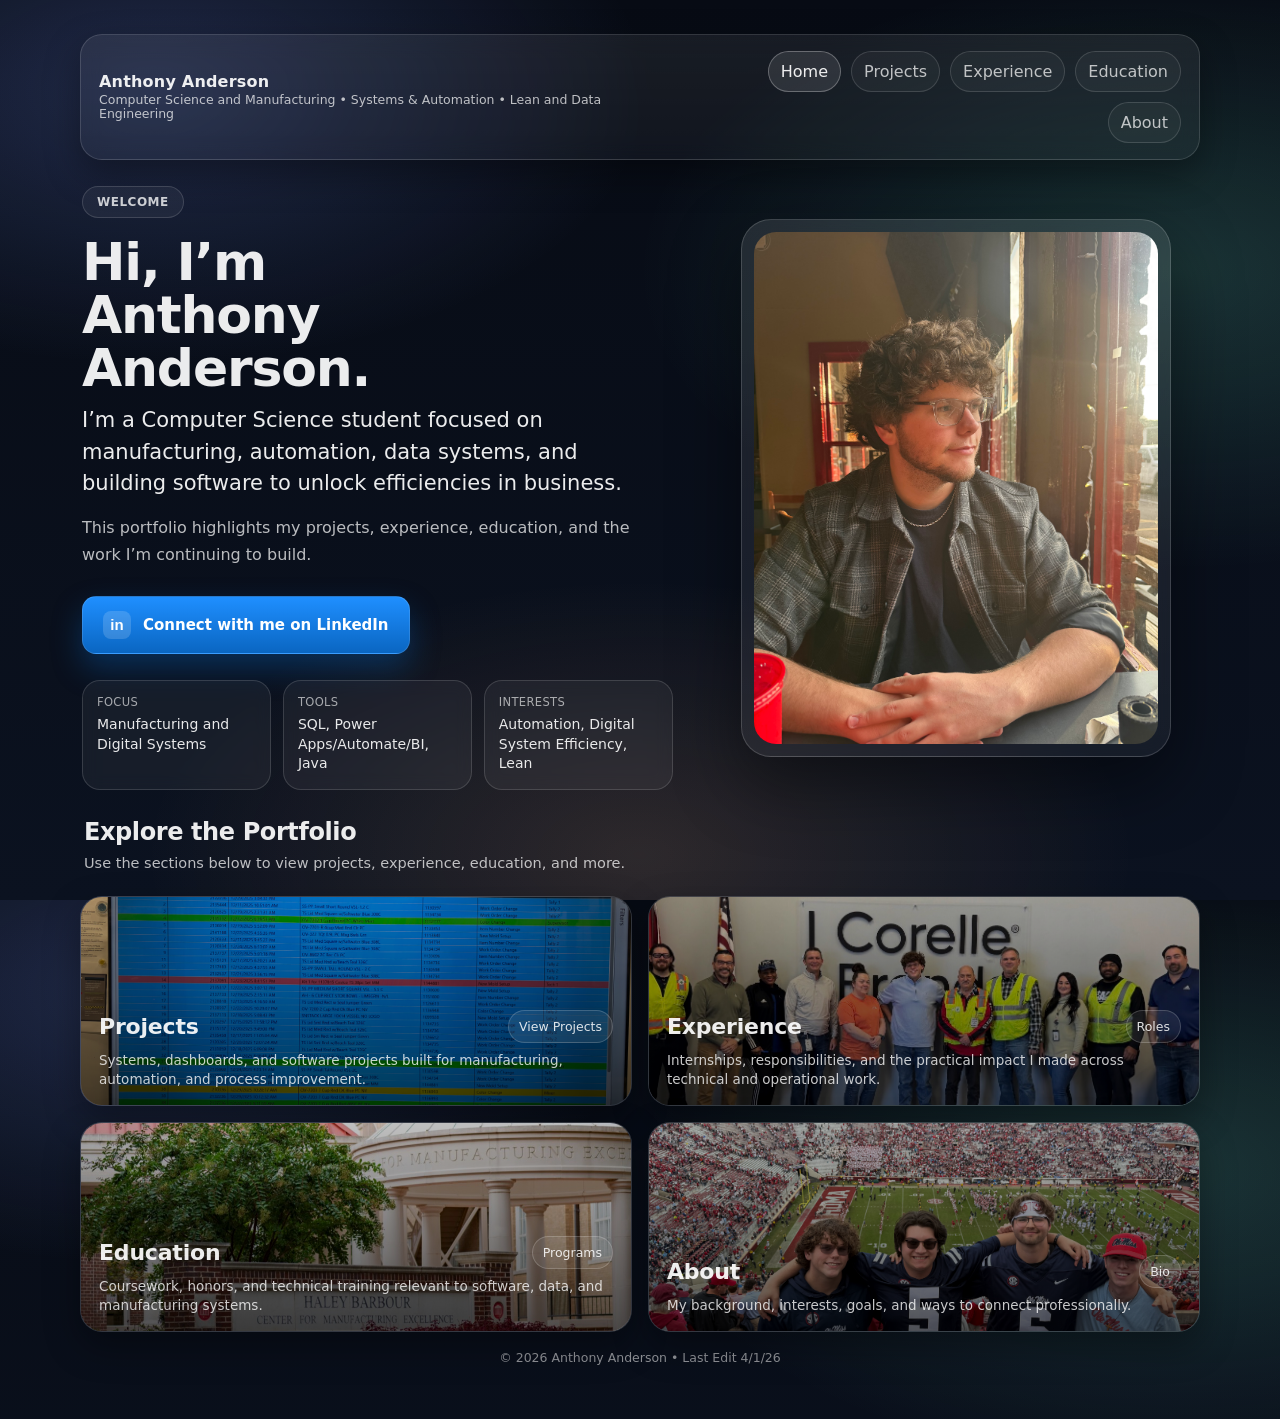
<file: index.html>
<!DOCTYPE html>
<html lang="en">
<head>
  <meta charset="UTF-8" />
  <meta name="viewport" content="width=device-width, initial-scale=1.0"/>
  <title>Anthony Anderson | Portfolio</title>
  <link rel="stylesheet" href="styles.css"/>
</head>
<body>
  <div class="container">
    <div class="topbar">
      <div class="brand">
        <div class="name">Anthony Anderson</div>
        <div class="tag">Computer Science and Manufacturing • Systems & Automation • Lean and Data Engineering</div>
      </div>
      <div class="nav">
        <a class="chip active" href="index.html">Home</a>
        <a class="chip" href="projects.html">Projects</a>
        <a class="chip" href="experience.html">Experience</a>
        <a class="chip" href="education.html">Education</a>
        <a class="chip" href="about.html">About</a>
      </div>
    </div>

    <section class="hero heroIntro">
  <div class="heroCopy">
    <div class="eyebrow">Welcome</div>

    <h1>Hi, I’m Anthony Anderson.</h1>

    <p class="lead">
      I’m a Computer Science student focused on manufacturing, automation,
      data systems, and building software to unlock efficiencies in business.
    </p>

    <p class="sublead">
      This portfolio highlights my projects, experience, education, and the work I’m continuing to build.
    </p>

    <div class="heroCTA">
      <a
        class="linkedinBtn"
        href="https://www.linkedin.com/in/anthony-anderson-oxford/"
        target="_blank"
        rel="noopener noreferrer"
        aria-label="Connect with Anthony Anderson on LinkedIn"
      >
        <span class="linkedinIcon">in</span>
        <span>Connect with me on LinkedIn</span>
      </a>
    </div>

    <div class="quickPoints">
      <div class="quickCard">
        <span class="quickLabel">Focus</span>
        <span class="quickValue">Manufacturing and Digital Systems</span>
      </div>
      <div class="quickCard">
        <span class="quickLabel">Tools</span>
        <span class="quickValue">SQL, Power Apps/Automate/BI, Java</span>
      </div>
      <div class="quickCard">
        <span class="quickLabel">Interests</span>
        <span class="quickValue">Automation, Digital System Efficiency, Lean</span>
      </div>
    </div>
  </div>

  <div class="heroPhotoWrap">
    <div class="heroPhotoFrame">
      <img
        src="assets/imgHeadshotPlaceholder.jpg"
        alt="Portrait of Anthony Anderson"
        class="heroPhoto"
      >
    </div>
  </div>
</section>

    <div class="homeSectionLabel">
      <h2>Explore the Portfolio</h2>
      <p>Use the sections below to view projects, experience, education, and more.</p>
    </div>

    <div class="grid4">
      <a class="cardLink" href="projects.html" aria-label="Projects">
        <div class="img" style="background-image:url('assets/imgLineClearance.jpeg');"></div>
        <div class="overlay"></div>
        <div class="content">
          <div class="title">
            <h2>Projects</h2>
            <div class="pill">View Projects</div>
          </div>
          <p>Systems, dashboards, and software projects built for manufacturing, automation, and process improvement.</p>
        </div>
      </a>

      <a class="cardLink" href="experience.html" aria-label="Experience">
        <div class="img" style="background-image:url('assets/imgCorelle.jpeg');"></div>
        <div class="overlay"></div>
        <div class="content">
          <div class="title">
            <h2>Experience</h2>
            <div class="pill">Roles</div>
          </div>
          <p>Internships, responsibilities, and the practical impact I made across technical and operational work.</p>
        </div>
      </a>

      <a class="cardLink" href="education.html" aria-label="Education">
        <div class="img" style="background-image:url('assets/imgCME.jpeg');"></div>
        <div class="overlay"></div>
        <div class="content">
          <div class="title">
            <h2>Education</h2>
            <div class="pill">Programs</div>
          </div>
          <p>Coursework, honors, and technical training relevant to software, data, and manufacturing systems.</p>
        </div>
      </a>

      <a class="cardLink" href="about.html" aria-label="About">
        <div class="img" style="background-image:url('assets/imgAbout.jpeg');"></div>
        <div class="overlay"></div>
        <div class="content">
          <div class="title">
            <h2>About</h2>
            <div class="pill">Bio</div>
          </div>
          <p>My background, interests, goals, and ways to connect professionally.</p>
        </div>
      </a>
    </div>

    <div class="footer">© <span id="y"></span> Anthony Anderson • Last Edit 4/1/26</div>
  </div>

  <script>
    document.getElementById("y").textContent = new Date().getFullYear();
  </script>
</body>
</html>
</file>
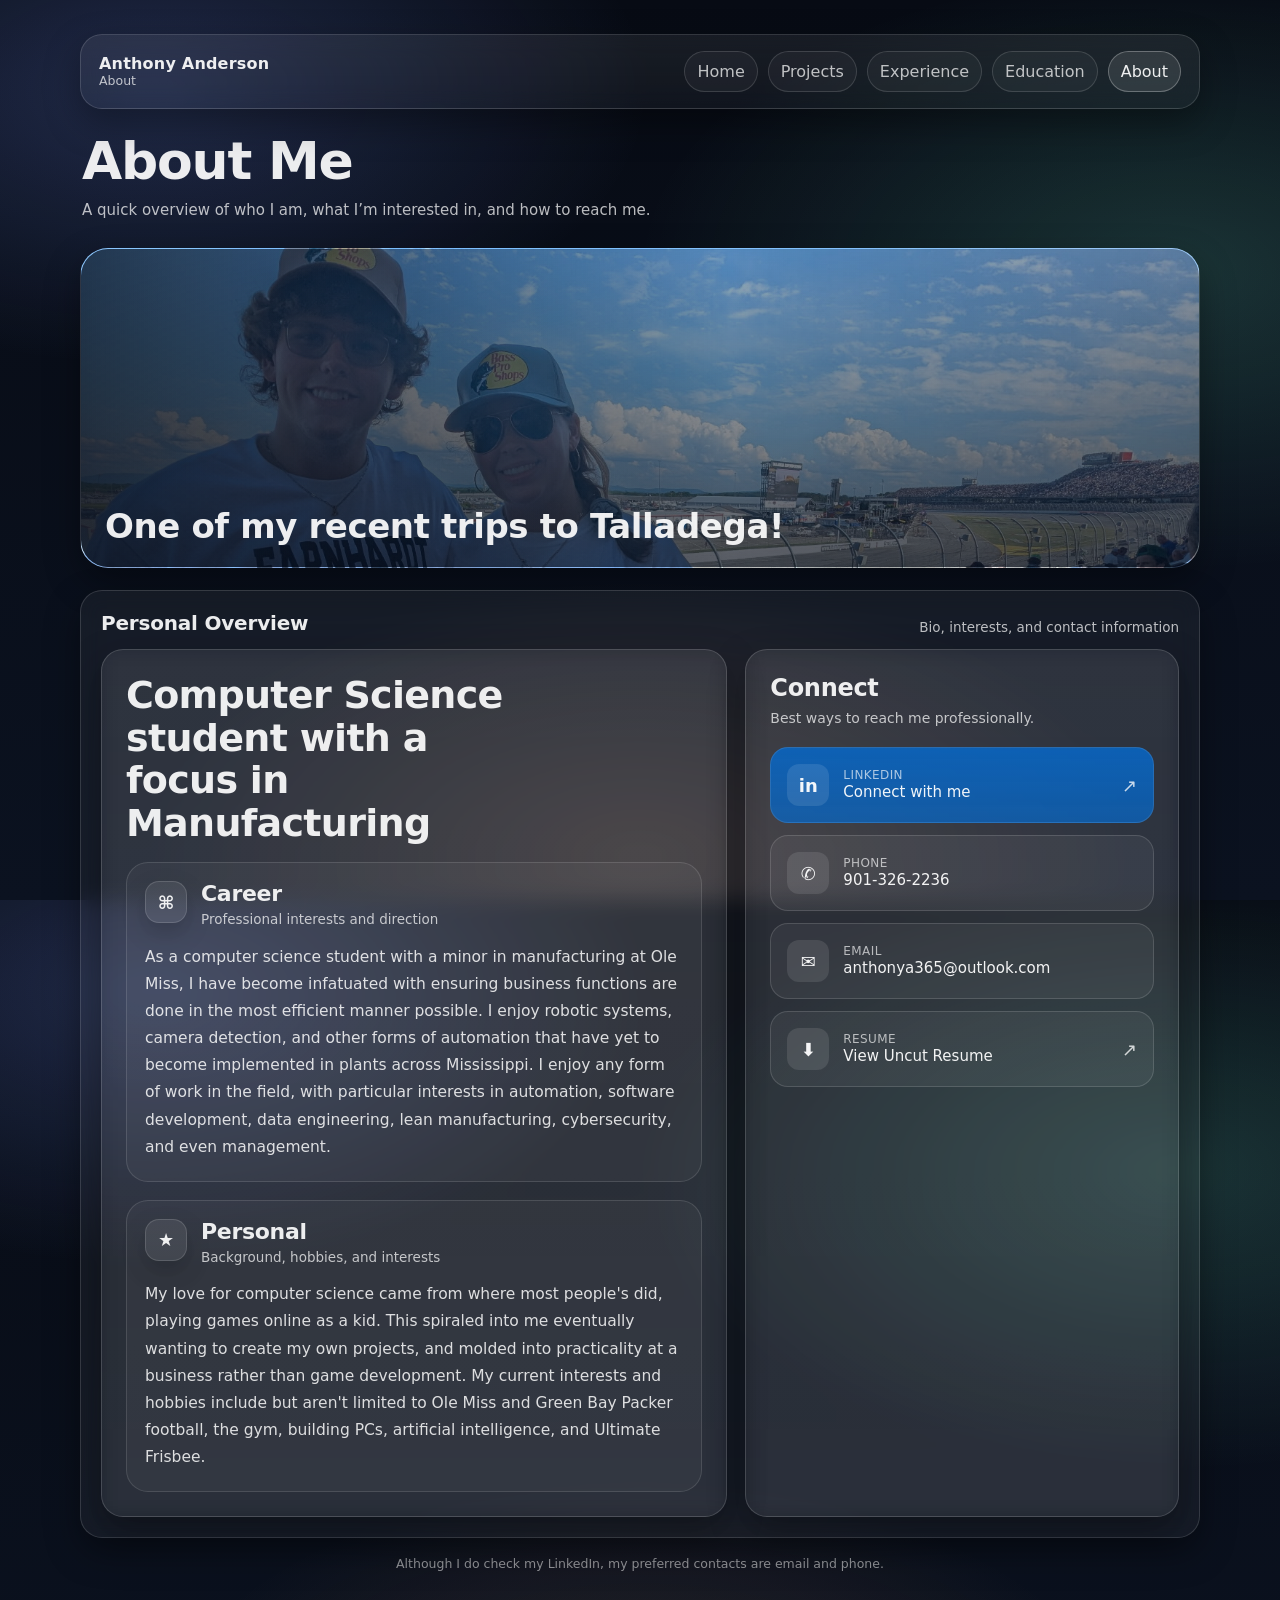
<file: about.html>
<!DOCTYPE html>
<html lang="en">
<head>
  <meta charset="UTF-8" />
  <meta name="viewport" content="width=device-width, initial-scale=1.0"/>
  <title>About | Anthony Anderson</title>
  <link rel="stylesheet" href="styles.css"/>
</head>
<body>
  <div class="container">
    <div class="topbar">
      <div class="brand">
        <div class="name">Anthony Anderson</div>
        <div class="tag">About</div>
      </div>
      <div class="nav">
        <a class="chip" href="index.html">Home</a>
        <a class="chip" href="projects.html">Projects</a>
        <a class="chip" href="experience.html">Experience</a>
        <a class="chip" href="education.html">Education</a>
        <a class="chip active" href="about.html">About</a>
      </div>
    </div>

    <div class="hero">
      <h1>About Me</h1>
      <p>
        A quick overview of who I am, what I’m interested in, and how to reach me.
      </p>
    </div>

    <!-- Wide image banner -->
    <div class="aboutBannerCard">
      <div class="aboutBannerOverlay"></div>
      <div class="aboutBannerText">
        <h2>One of my recent trips to Talladega!</h2>
      </div>
    </div>
    <div class="section">
      <div class="sectionHeader">
        <h2>Personal Overview</h2>
        <div class="sub">Bio, interests, and contact information</div>
      </div>

      <div class="aboutLayout">
        <div class="aboutMainCard">
          <div class="aboutIntro">
            <h3>Computer Science student with a focus in Manufacturing</h3>
          </div>

          <div class="aboutSplit">

            <div class="aboutBlock">
              <div class="aboutBlockHeader">
                <div class="aboutBlockIcon">⌘</div>
                <div>
                  <h4>Career</h4>
                  <div class="aboutBlockSub">Professional interests and direction</div>
                </div>
              </div>
              <div class="aboutText">
                <p>
                  As a computer science student with a minor in manufacturing at Ole Miss,
                  I have become infatuated with ensuring business functions are done in the most efficient manner possible. I
                  enjoy robotic systems, camera detection, and other forms of automation that have yet to become implemented in 
                  plants across Mississippi. I enjoy any form of work in the field, with particular interests in automation, 
                  software development, data engineering, lean manufacturing, cybersecurity, and even management. 
                </p>
              </div>
            </div>

            <div class="aboutBlock">
              <div class="aboutBlockHeader">
                <div class="aboutBlockIcon">★</div>
                <div>
                  <h4>Personal</h4>
                  <div class="aboutBlockSub">Background, hobbies, and interests</div>
                </div>
              </div>
              <div class="aboutText">
                <p>
                  My love for computer science came from where most people's did, playing games online as a kid. This
                  spiraled into me eventually wanting to create my own projects, and molded into practicality at a business
                  rather than game development. My current interests and hobbies include but aren't limited to Ole Miss and Green Bay 
                  Packer football, the gym, building PCs, artificial intelligence, and Ultimate Frisbee.
                </p>
              </div>
            </div>

          </div>
        </div>

        <div class="aboutSideCard">
          <div class="contactHeader">
            <h3>Connect</h3>
            <p>Best ways to reach me professionally.</p>
          </div>

          <div class="contactGrid">
            <a
              class="contactCard linkedinCard"
              href="https://www.linkedin.com/in/anthony-anderson-oxford/"
              target="_blank"
              rel="noopener noreferrer"
            >
              <div class="contactIcon">in</div>
              <div class="contactInfo">
                <span class="contactLabel">LinkedIn</span>
                <span class="contactValue">Connect with me</span>
              </div>
              <span class="contactArrow">↗</span>
            </a>

            <a class="contactCard" href="tel:9013262236">
              <div class="contactIcon">✆</div>
              <div class="contactInfo">
                <span class="contactLabel">Phone</span>
                <span class="contactValue">901-326-2236</span>
              </div>
            </a>

            <a class="contactCard" href="mailto:anthonya365@outlook.com">
              <div class="contactIcon">✉</div>
              <div class="contactInfo">
                <span class="contactLabel">Email</span>
                <span class="contactValue">anthonya365@outlook.com</span>
              </div>
            </a>

            <a class="contactCard" href="assets/Anthony-Anderson-Resume.pdf" target="_blank" rel="noopener noreferrer">
              <div class="contactIcon">⬇</div>
              <div class="contactInfo">
                <span class="contactLabel">Resume</span>
                <span class="contactValue">View Uncut Resume</span>
              </div>
              <span class="contactArrow">↗</span>
            </a>
          </div>
        </div>
      </div>
    </div>

    <div class="footer">Although I do check my LinkedIn, my preferred contacts are email and phone.</div>
  </div>
</body>
</html>
</file>
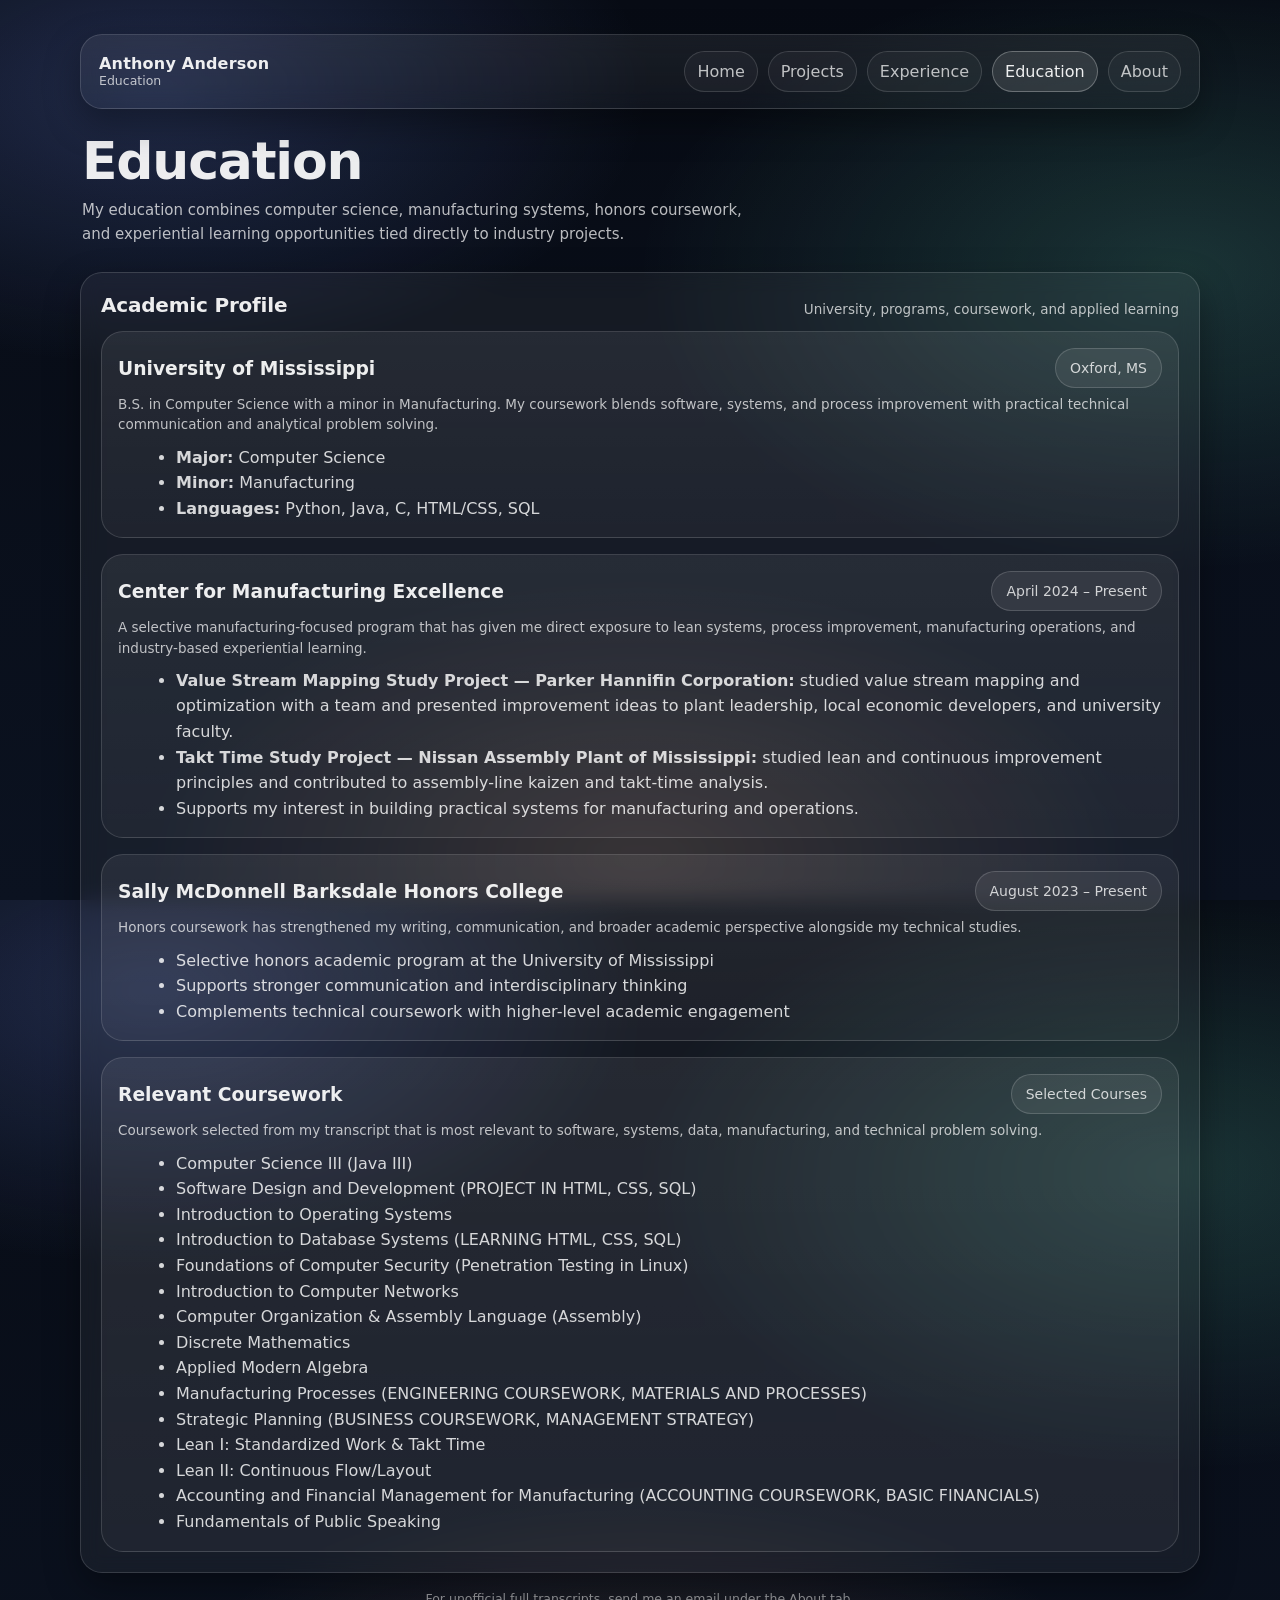
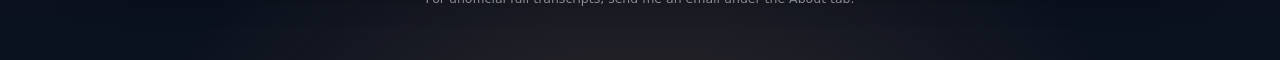
<file: education.html>
<!DOCTYPE html>
<html lang="en">
<head>
  <meta charset="UTF-8" />
  <meta name="viewport" content="width=device-width, initial-scale=1.0"/>
  <title>Education | Anthony Anderson</title>
  <link rel="stylesheet" href="styles.css"/>
</head>
<body>
  <div class="container">
    <div class="topbar">
      <div class="brand">
        <div class="name">Anthony Anderson</div>
        <div class="tag">Education</div>
      </div>
      <div class="nav">
        <a class="chip" href="index.html">Home</a>
        <a class="chip" href="projects.html">Projects</a>
        <a class="chip" href="experience.html">Experience</a>
        <a class="chip active" href="education.html">Education</a>
        <a class="chip" href="about.html">About</a>
      </div>
    </div>

    <div class="hero">
      <h1>Education</h1>
      <p>
        My education combines computer science, manufacturing systems, honors coursework,
        and experiential learning opportunities tied directly to industry projects.
      </p>
    </div>

    <div class="section">
      <div class="sectionHeader">
        <h2>Academic Profile</h2>
        <div class="sub">University, programs, coursework, and applied learning</div>
      </div>

      <div class="eduGrid">

        <div class="eduCard">
          <div class="eduTop">
            <h3>University of Mississippi</h3>
            <div class="dates">Oxford, MS</div>
          </div>
          <div class="small">
            B.S. in Computer Science with a minor in Manufacturing. My coursework blends software,
            systems, and process improvement with practical technical communication and analytical problem solving.
          </div>
          <ul>
            <li><strong>Major:</strong> Computer Science</li>
            <li><strong>Minor:</strong> Manufacturing</li>
            <li><strong>Languages:</strong> Python, Java, C, HTML/CSS, SQL</li>
          </ul>
        </div>

        <div class="eduCard">
          <div class="eduTop">
            <h3>Center for Manufacturing Excellence</h3>
            <div class="dates">April 2024 – Present</div>
          </div>
          <div class="small">
            A selective manufacturing-focused program that has given me direct exposure to lean systems,
            process improvement, manufacturing operations, and industry-based experiential learning.
          </div>
          <ul>
            <li><strong>Value Stream Mapping Study Project — Parker Hannifin Corporation:</strong> studied value stream mapping and optimization with a team and presented improvement ideas to plant leadership, local economic developers, and university faculty.</li>
            <li><strong>Takt Time Study Project — Nissan Assembly Plant of Mississippi:</strong> studied lean and continuous improvement principles and contributed to assembly-line kaizen and takt-time analysis.</li>
            <li>Supports my interest in building practical systems for manufacturing and operations.</li>
          </ul>
        </div>

        <div class="eduCard">
          <div class="eduTop">
            <h3>Sally McDonnell Barksdale Honors College</h3>
            <div class="dates">August 2023 – Present</div>
          </div>
          <div class="small">
            Honors coursework has strengthened my writing, communication, and broader academic perspective
            alongside my technical studies.
          </div>
          <ul>
            <li>Selective honors academic program at the University of Mississippi</li>
            <li>Supports stronger communication and interdisciplinary thinking</li>
            <li>Complements technical coursework with higher-level academic engagement</li>
          </ul>
        </div>

        <div class="eduCard">
          <div class="eduTop">
            <h3>Relevant Coursework</h3>
            <div class="dates">Selected Courses</div>
          </div>
          <div class="small">
            Coursework selected from my transcript that is most relevant to software, systems,
            data, manufacturing, and technical problem solving.
          </div>
          <ul>
            <li>Computer Science III (Java III)</li>
            <li>Software Design and Development (PROJECT IN HTML, CSS, SQL)</li>
            <li>Introduction to Operating Systems</li>
            <li>Introduction to Database Systems (LEARNING HTML, CSS, SQL)</li>
            <li>Foundations of Computer Security (Penetration Testing in Linux)</li>
            <li>Introduction to Computer Networks</li>
            <li>Computer Organization & Assembly Language (Assembly)</li>
            <li>Discrete Mathematics</li>
            <li>Applied Modern Algebra</li>
            <li>Manufacturing Processes (ENGINEERING COURSEWORK, MATERIALS AND PROCESSES)</li>
            <li>Strategic Planning (BUSINESS COURSEWORK, MANAGEMENT STRATEGY)</li>
            <li>Lean I: Standardized Work & Takt Time</li>
            <li>Lean II: Continuous Flow/Layout</li>
            <li>Accounting and Financial Management for Manufacturing (ACCOUNTING COURSEWORK, BASIC FINANCIALS)</li>
            <li>Fundamentals of Public Speaking</li>
          </ul>
        </div>

      </div>
    </div>

    <div class="footer">For unofficial full transcripts, send me an email under the About tab.</div>
  </div>
</body>
</html>
</file>
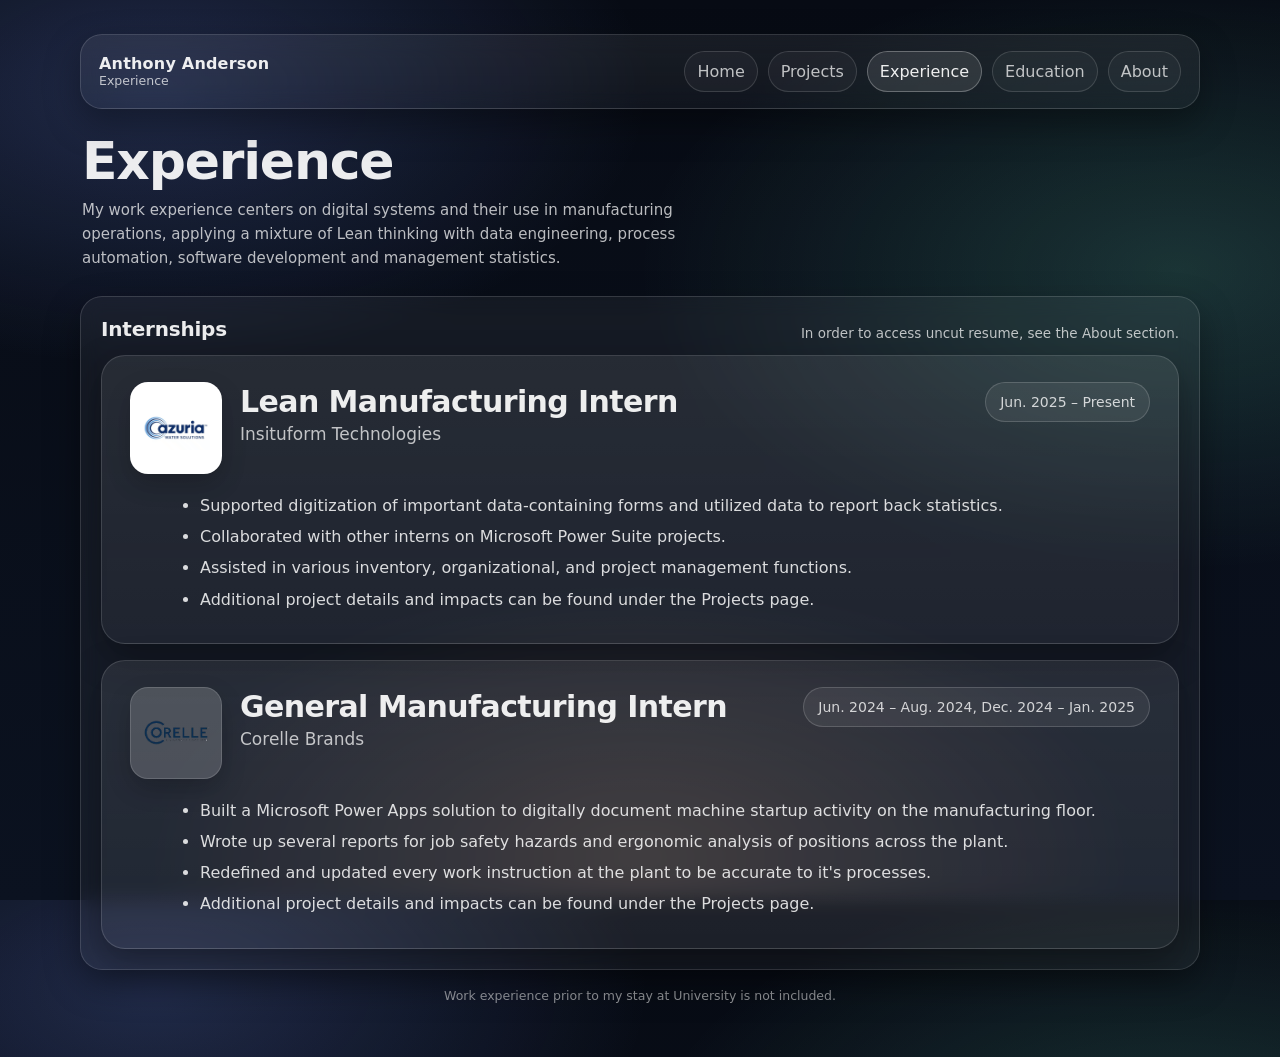
<file: experience.html>
<!DOCTYPE html>
<html lang="en">
<head>
  <meta charset="UTF-8" />
  <meta name="viewport" content="width=device-width, initial-scale=1.0"/>
  <title>Experience | Anthony Anderson</title>
  <link rel="stylesheet" href="styles.css"/>
</head>
<body>
  <div class="container">
    <div class="topbar">
      <div class="brand">
        <div class="name">Anthony Anderson</div>
        <div class="tag">Experience</div>
      </div>
      <div class="nav">
        <a class="chip" href="index.html">Home</a>
        <a class="chip" href="projects.html">Projects</a>
        <a class="chip active" href="experience.html">Experience</a>
        <a class="chip" href="education.html">Education</a>
        <a class="chip" href="about.html">About</a>
      </div>
    </div>

    <div class="hero">
      <h1>Experience</h1>
      <p>
        My work experience centers on digital systems and their use in manufacturing operations,
        applying a mixture of Lean thinking with data engineering, process automation, software
        development and management statistics.
      </p>
    </div>

    <div class="section">
      <div class="sectionHeader">
        <h2>Internships</h2>
        <div class="sub">In order to access uncut resume, see the About section.</div>
      </div>

      <div class="expCard" style="margin-bottom:16px;">
        <div class="expTop">
          <div class="expLeft">
          <a href="https://www.azuria.com" target="_blank" class="logoBox azuriaLogo">
            <img src="assets/logos/insituform.png" alt="Insituform logo">
          </a>
            <div class="role">
              <div class="title">Lean Manufacturing Intern</div>
              <div class="company">Insituform Technologies</div>
            </div>
          </div>
          <div class="dates">Jun. 2025 – Present</div>
        </div>
        <ul>
          <li>Supported digitization of important data-containing forms and utilized data to report back statistics.</li>
          <li>Collaborated with other interns on Microsoft Power Suite projects.</li>
          <li>Assisted in various inventory, organizational, and project management functions.</li>
          <li>Additional project details and impacts can be found under the Projects page.</li>
        </ul>
      </div>

      <div class="expCard">
        <div class="expTop">
          <div class="expLeft">
            <a href="https://www.corelle.com" target="_blank" class="logoBox corelleLogo">
              <img src="assets/logos/corelle.png" alt="Corelle logo">
            </a>
            <div class="role">
              <div class="title">General Manufacturing Intern</div>
              <div class="company">Corelle Brands</div>
            </div>
          </div>
          <div class="dates">Jun. 2024 – Aug. 2024, Dec. 2024 – Jan. 2025</div>
        </div>
        <ul>
          <li>Built a Microsoft Power Apps solution to digitally document machine startup activity on the manufacturing floor.</li>
          <li>Wrote up several reports for job safety hazards and ergonomic analysis of positions across the plant.</li>
          <li>Redefined and updated every work instruction at the plant to be accurate to it's processes.</li>
          <li>Additional project details and impacts can be found under the Projects page.</li>
        </ul>
      </div>
    </div>

    <div class="footer">Work experience prior to my stay at University is not included.</div>
  </div>
</body>
</html>
</file>
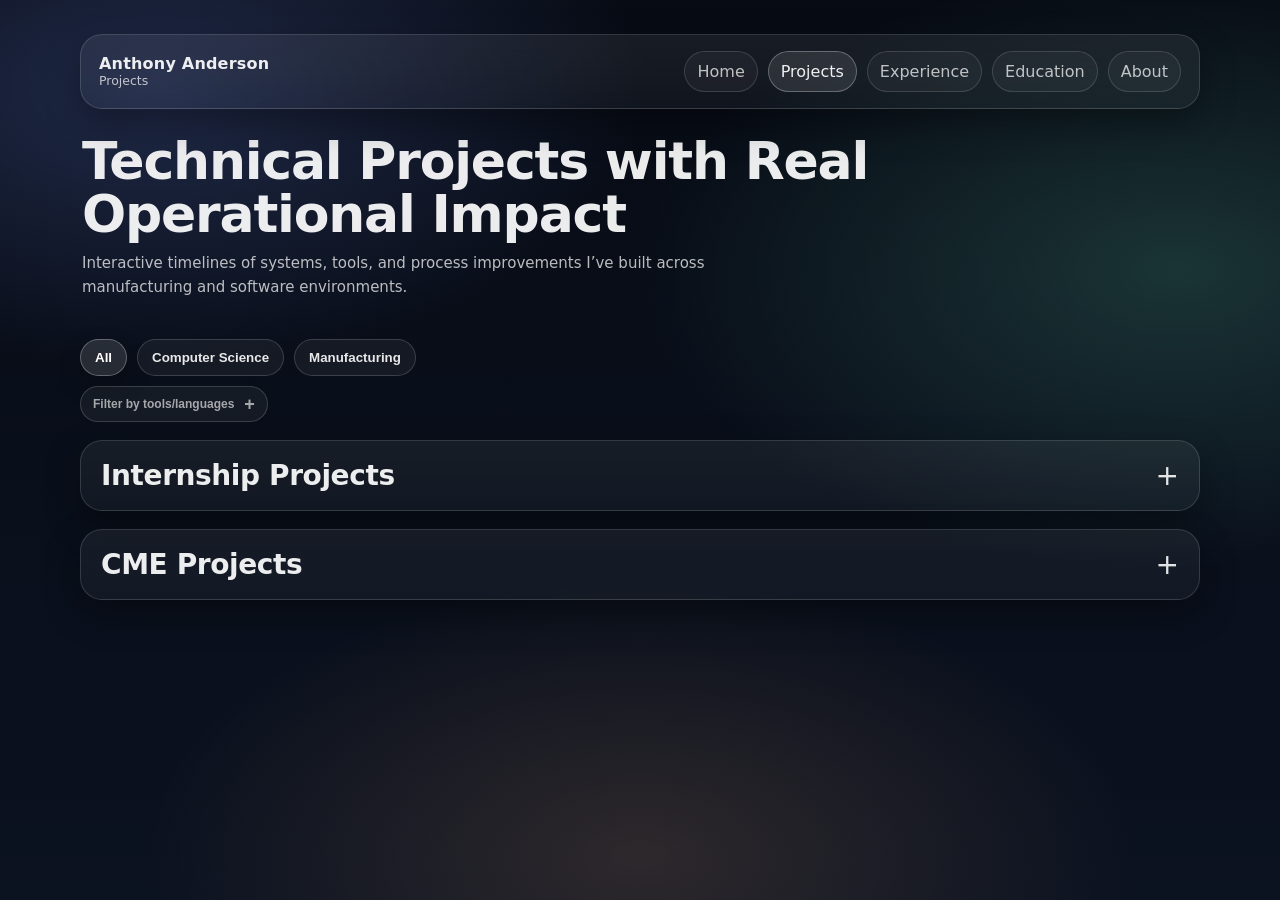
<file: projects.html>
<!DOCTYPE html>
<html lang="en">
<head>
  <meta charset="UTF-8" />
  <meta name="viewport" content="width=device-width, initial-scale=1.0"/>
  <title>Projects | Anthony Anderson</title>
  <link rel="stylesheet" href="styles.css"/>
</head>
<body>
  <div class="container">

    <div class="topbar">
      <div class="brand">
        <div class="name">Anthony Anderson</div>
        <div class="tag">Projects</div>
      </div>
      <div class="nav">
        <a class="chip" href="index.html">Home</a>
        <a class="chip active" href="projects.html">Projects</a>
        <a class="chip" href="experience.html">Experience</a>
        <a class="chip" href="education.html">Education</a>
        <a class="chip" href="about.html">About</a>
      </div>
    </div>

    <div class="hero">
      <h1>Technical Projects with Real Operational Impact</h1>
      <p>Interactive timelines of systems, tools, and process improvements I’ve built across manufacturing and software environments.</p>
    </div>

   <div class="filterSystem">

  <!-- Primary filter -->
  <div class="filterBar">
    <button class="filterBtn active" onclick="setPrimaryFilter(event,'all')">All</button>
    <button class="filterBtn" onclick="setPrimaryFilter(event,'cs')">Computer Science</button>
    <button class="filterBtn" onclick="setPrimaryFilter(event,'manf')">Manufacturing</button>
  </div>

  <!-- Secondary tools filter -->
  <div class="toolFilterWrap">
    <button class="toolFilterToggle" onclick="toggleToolFilter(this)">
      <span>Filter by tools/languages</span>
      <span class="toolFilterIcon">+</span>
    </button>

    <div class="toolFilterPanel">
      <label class="toolOption toolOptionPrimary">
        <input type="checkbox" id="viewAllTools" checked onchange="toggleViewAllTools()">
        <span>View all of my projects regardless of tool</span>
      </label>

      <div class="toolModeRow">
        <span class="toolModeLabel">Match mode:</span>
        <label class="toolModeOption">
          <input type="radio" name="toolMode" value="any" checked onchange="applyFilters()">
          <span>Projects using any checked tools</span>
        </label>
        <label class="toolModeOption">
          <input type="radio" name="toolMode" value="all" onchange="applyFilters()">
          <span>Projects using all checked tools</span>
        </label>
      </div>

      <div id="toolOptions" class="toolOptions"></div>
    </div>
  </div>

</div>

    <!-- INTERNSHIP PROJECTS -->
    <div class="dropdownSection" data-section="internship">
      <div class="dropdownHeader" onclick="toggleDropdown(this)">
        <h2>Internship Projects</h2>
        <span class="dropdownIcon">+</span>
      </div>

      <div class="dropdownContent">
        <div class="timeline">

          <div class="timelineCard"
     data-tags="cs manf"
     data-tools="Power Apps|SharePoint|Power Automate|Power BI|Project Management"
     onclick="openModal('cmmsModal')">
  <div class="timelineTop">
    <div class="timelineDate">Last Worked 04/26</div>
    <div class="timelineOrg">Insituform</div>
  </div>
  <div class="timelineImg imageThumb">
    <img src="assets/imgPersonnelUpdater.png" alt="CMMS thumbnail">
  </div>
  <h3>Maintenance Management System</h3>
  <p>Full-stack operational system for inventory tracking, preventative maintenance and maintenance requests.</p>
  <div class="tagRow">
    <span>CS</span>
    <span>Manufacturing</span>
  </div>
</div>

          <div class="timelineCard"
     data-tags="cs manf"
     data-tools="Power Apps|Project Management|Microsoft Lists|Power BI|Documentation|Engineering"
     onclick="openModal('trackerModal')">
            <div class="timelineTop">
              <div class="timelineDate">Last Worked 03/26</div>
              <div class="timelineOrg">Insituform</div>
            </div>
            <div class="timelineImg imageThumb">
              <img src="assets/imgProjectTrackREAD.png" alt="Project Tracker thumbnail">
            </div>
            <h3>Project Tracker</h3>
            <p>Digitized tracking system for engineering to organize, track and discuss projects.</p>
            <div class="tagRow">
              <span>CS</span><span>Manufacturing</span>
            </div>
          </div>

          <div class="timelineCard"
     data-tags="manf"
     data-tools="Lean Six Sigma|5S|Project Management|Design|Safety"
     onclick="openModal('fiveSModal')">
            <div class="timelineTop">
              <div class="timelineDate">Last Worked 08/25</div>
              <div class="timelineOrg">Insituform</div>
            </div>
            <div class="timelineImg imageThumb">
              <img src="assets/img5SWorkstation.png" alt="5S Workstation project thumbnail">
            </div>
            <h3>5S Workstation Project</h3>
            <p>Workstation kaizen loop established for current state line organization.</p>
            <div class="tagRow">
              <span>Manufacturing</span>
            </div>
          </div>

          <div class="timelineCard"
     data-tags="cs manf"
     data-tools="Power Apps|Power Automate|Microsoft Dataverse|SQL|Documentation"
     onclick="openModal('startupModal')">
            <div class="timelineTop">
              <div class="timelineDate">Last Worked 01/25</div>
              <div class="timelineOrg">Corelle</div>
            </div>
            <div class="timelineImg imageThumb">
              <img src="assets/imgLineClearance.jpeg" alt="Line Clearance thumbnail">
            </div>
            <h3>Start-Up / Line Clearance Checklist</h3>
            <p>Full-stack program with multiple email chains to confirm a line is prepared to begin running a job.</p>
            <div class="tagRow">
              <span>CS</span><span>Manufacturing</span>
            </div>
          </div>

        </div>
      </div>
    </div>

    <!-- CME PROJECTS -->
    <div class="dropdownSection" data-section="cme">
      <div class="dropdownHeader" onclick="toggleDropdown(this)">
        <h2>CME Projects</h2>
        <span class="dropdownIcon">+</span>
      </div>

      <div class="dropdownContent">
        <div class="timeline">

          <div class="timelineCard"
     data-tags="manf"
     data-tools="Project Management|Design|Lean Six Sigma|Engineering|Financials|3D CAD|Documentation"
     onclick="openModal('capstoneModal')">
            <div class="timelineTop">
              <div class="timelineDate">WORK IN PROGRESS</div>
              <div class="timelineOrg">CME</div>
            </div>
            <div class="timelineImg">CAP</div>
            <h3>Capstone – Checkerboard</h3>
            <p>End-to-end manufacturing capstone with design, assembly instruction, and financial data all from scratch.</p>
            <div class="tagRow">
              <span>Manufacturing</span>
            </div>
          </div>

         <div class="timelineCard"
     data-tags="manf"
     data-tools="Lean Six Sigma|Value Stream Mapping|Takt Time|Project Management|LucidChart"
     onclick="openModal('parkerModal')">
  <div class="timelineTop">
    <div class="timelineDate">Last Worked 05/25</div>
    <div class="timelineOrg">Parker Hannifin</div>
  </div>
    <div class="timelineImg imageThumb">
    <img src="assets/imgParkerSign.png" alt="Parker Hannifin project thumbnail">
  </div>
  <h3>Parker Hannifin VSM Project</h3>
  <p>Team-based value stream mapping project focused on eliminating non-value-added time by proposing legitimate solutions.</p>
  <div class="tagRow">
    <span>Manufacturing</span>
  </div>
</div>

          <div class="timelineCard"
     data-tags="manf"
     data-tools="Lean Six Sigma|Takt Time|Line Balancing|Project Management"
     onclick="openModal('nissanModal')">
            <div class="timelineTop">
              <div class="timelineDate">Last Worked 01/25</div>
              <div class="timelineOrg">Nissan</div>
            </div>
            <div class="timelineImg imageThumb">
              <img src="assets/imgNissanSign.png" alt="Nissan project thumbnail">
            </div>
            <h3>Nissan Takt Time &amp; Line Balancing</h3>
            <p>Two-team competition to see who can save the most money in a model car assembly process. (We won!)</p>
            <div class="tagRow">
              <span>Manufacturing</span>
            </div>
          </div>

          <div class="timelineCard"
     data-tags="manf"
     data-tools="Design|Project Management|Documentation"
     onclick="openModal('tapeModal')">
            <div class="timelineTop">
              <div class="timelineDate">Last Worked 11/24</div>
              <div class="timelineOrg">CME</div>
            </div>
            <div class="timelineImg">TAPE</div>
            <h3>Tape Dispenser Creation</h3>
            <p>Manufacturing-focused raw to finished product creation over several weeks of a custom tape dispenser.</p>
            <div class="tagRow">
              <span>Manufacturing</span>
            </div>
          </div>

        </div>
      </div>
    </div>

    <!-- EDUCATIONAL PROJECTS -->
    <!-- 
    <div class="dropdownSection" data-section="education">
      <div class="dropdownHeader" onclick="toggleDropdown(this)">
        <h2>Educational Projects</h2>
        <span class="dropdownIcon">+</span>
      </div>

      <div class="dropdownContent">
        <div class="timeline">

          <div class="timelineCard"
     data-tags="cs"
     data-tools="Java|Data Structures|Algorithms"
     onclick="openModal('edu1Modal')">
            <div class="timelineTop">
              <div class="timelineDate">Last Worked MM/YY</div>
              <div class="timelineOrg">Class Name</div>
            </div>
            <div class="timelineImg">CODE</div>
            <h3>Coding Project One</h3>
            <p>Placeholder for a class-based programming project with description space.</p>
            <div class="tagRow">
              <span>CS</span>
            </div>
          </div>

          <div class="timelineCard"
     data-tags="cs"
     data-tools="Java|Data Structures|Algorithms"
     onclick="openModal('edu2Modal')">
            <div class="timelineTop">
              <div class="timelineDate">Last Worked MM/YY</div>
              <div class="timelineOrg">Class Name</div>
            </div>
            <div class="timelineImg">APP</div>
            <h3>Coding Project Two</h3>
            <p>Placeholder for another educational project with room for screenshots and tools.</p>
            <div class="tagRow">
              <span>CS</span>
            </div>
          </div>

          <div class="timelineCard"
     data-tags="cs"
     data-tools="Java|Data Structures|Algorithms"
     onclick="openModal('edu3Modal')">
            <div class="timelineTop">
              <div class="timelineDate">Last Worked MM/YY</div>
              <div class="timelineOrg">Class Name</div>
            </div>
            <div class="timelineImg">SYS</div>
            <h3>Coding Project Three</h3>
            <p>Placeholder for a third technical project from coursework.</p>
            <div class="tagRow">
              <span>CS</span>
            </div>
          </div>
-->
        </div>
      </div>
    </div>

    <!-- PASSION PROJECTS -->
    <!--
    <div class="dropdownSection">
      <div class="dropdownHeader" onclick="toggleDropdown(this)">
        <h2>Passion Projects</h2>
        <span class="dropdownIcon">+</span>
      </div>
      <div class="dropdownContent">
        <div class="timeline"></div>
      </div>
    </div>
    -->

  </div>

  <!-- MODALS -->

<div id="cmmsModal" class="modal">
  <div class="modalContent">
    <button class="closeBtn" onclick="closeModal('cmmsModal')">&times;</button>
    <div class="modalHeader">
      <div>
        <div class="modalEyebrow">Insituform • Last Worked 04/26</div>
        <h2>Maintenance Management System</h2>
      </div>
      <div class="modalTools">Tools: Power Apps, SharePoint, Power Automate, Power BI, Project Management</div>
    </div>

    <div class="modalGrid">
      <div class="modalShot imageShot">
        <img src="assets/imgTransactionUpdater.png" alt="Transaction Updater screen">
      </div>
      <div class="modalDesc">
        <strong>Transaction Updater</strong><br><br>
        This is what a part/inventory editing screen would look like. Parts would be selected from already existing database, their counts updated based on use,
        and if too much is consumed, email chain is triggered as a "Reorder Threshold" has been hit. Every individual transaction is also logged.
      </div>

      <div class="modalShot imageShot">
        <img src="assets/imgPersonnelUpdater.png" alt="Personnel Updater screen">
      </div>
      <div class="modalDesc">
        <strong>Personnel Updater + Work Order Assignment</strong><br><br>
        <a href="https://abander3.github.io/anthonyanderson/assets/imgAssignWO.png">Assignment Screen</a>
        This screen acts as a CRUD interface for "personnel" (so employees, essentially maintenance). All data is stored for each user including emails,
        which allows for dynamic chains in regards to assignment (view the link above for the Assignment Screen). Functionality also exists to edit management
        and admin roles.
      </div>

      <div class="modalShot imageShot">
        <img src="assets/imgForkliftPM.png" alt="Forklift PM screen">
      </div>
      <div class="modalDesc">
        <strong>Forklift PM</strong><br><br>
        The preventative maintenance functions of this app are essentially half of it's purpose. One half is what we discussed earlier with assignment, as it is
        maintenance requests. Now, we are working with preventative maintenance, but still accessing the same parts/equipment/personnel database so all potential
        part inventory changes are kept up with across multiple different business functions. Pictured is 1 preventative maintenance form for forklifts.
      </div>

      <div class="modalShot imageShot">
        <img src="assets/imgDatabases.png" alt="Database structure screen">
      </div>
      <div class="modalDesc">
        <strong>Databases / Backend Structure</strong><br><br>
        Pictured is the normalized database that these two functions primarily run on. MR_Requests and PM_Metadata store metadata for maintenance requests and
        preventative maintenance respectively. PM_Parts contains the inventory file, and data that gets changed by both functions. PM_Tasks, PM_Equipment, and MR_MaintenanceUsers
        store hard-coded entries of tasks, equipment, and personnel respectively. PM_InventoryTransfers will list all transactions and PM_Results will list all PM checkbox values.
      </div>
    </div>
  </div>
</div>
  <div id="trackerModal" class="modal">
  <div class="modalContent">
    <button class="closeBtn" onclick="closeModal('trackerModal')">&times;</button>
    <div class="modalHeader">
      <div>
        <div class="modalEyebrow">Insituform • Last Worked 03/26</div>
        <h2>Project Tracker</h2>
      </div>
      <div class="modalTools">Tools: Power Apps, Project Management, Microsoft Lists, Power BI, Documentation, Engineering</div>
    </div>

    <div class="modalGrid">
      <div class="modalShot imageShot">
        <img src="assets/imgProjectTrackREAD.png" alt="Project Tracker read view">
      </div>
      <div class="modalDesc">
        <strong>Read View</strong><br><br>
        This view is to be primarily used in Engineering meetings. Upon the creation of new projects, the team will
        need to keep track of all of their current projects and update their status. This view gives them all the info
        they need to perform these functions as well as options to edit/create/delete entries.
      </div>

      <div class="modalShot imageShot">
        <img src="assets/imgProjectTrackCREATE.png" alt="Project Tracker create view">
      </div>
      <div class="modalDesc">
        <strong>Create View</strong><br><br>
        Here is the view from the CREATE side. There is more data that is stored behind the scenes, but is necessary for
        tracking purposes. The EDIT functionality is also packed into here, as edit will simply autofill existing data and
        provide the means to change it.
      </div>

      <div class="modalShot imageShot">
        <img src="assets/imgProjectTrackDATA.png" alt="Project Tracker data view">
      </div>
      <div class="modalDesc">
        <strong>Data / Backend View</strong><br><br>
        As this project was scrapped, I never fully normalized the database. Microsoft Lists was the backend and stored every
        bit of data for each project on a single line. For purposes of PowerBI, it sufficed for management.
      </div>
    </div>
  </div>
</div>

  <div id="fiveSModal" class="modal">
  <div class="modalContent">
    <button class="closeBtn" onclick="closeModal('fiveSModal')">&times;</button>
    <div class="modalHeader">
      <div>
        <div class="modalEyebrow">Insituform • Last Worked 08/25</div>
        <h2>5S Workstation Project</h2>
      </div>
      <div class="modalTools">Tools: Lean Six Sigma, 5S, Project Management, Design, Safety</div>
    </div>

    <div class="modalSingleGrid">
      <div class="modalShot imageShot">
        <img src="assets/img5SWorkstation.png" alt="5S Workstation image">
      </div>
      <div class="modalDesc">
        <strong>5S Workstation</strong><br><br>
        A project I worked on mostly on the side, the plant was in need of organization across every workstation in the plant.
        In order to regulate this, I grabbed pictures of every work station in it's current state and built a system for standardizing
        5S Kaizen events. In each document, the set-up is pictured and on the back is a grading scorecard for operators to ensure they
        have a clean, organized station.
      </div>
    </div>
  </div>
</div>

  <div id="startupModal" class="modal">
  <div class="modalContent">
    <button class="closeBtn" onclick="closeModal('startupModal')">&times;</button>
    <div class="modalHeader">
      <div>
        <div class="modalEyebrow">Corelle • Last Worked 01/25</div>
        <h2>Start-Up / Line Clearance Checklist</h2>
      </div>
      <div class="modalTools">Tools: Power Apps, Power Automate, Microsoft Dataverse, SQL, Documentation</div>
    </div>

    <div class="modalGrid">
      <div class="modalShot imageShot">
        <img src="assets/imgLineClearanceSTART.png" alt="Start-Up / Line Clearance start screen">
      </div>
      <div class="modalDesc">
        <strong>Start Screen</strong><br><br>
        A form that must be created new for every job, the line-clearance form was passed among every department in the plant
        before confirmation was made and a job was started. As a result, the paper had to be carried around the plant for a long time,
        and therefore digitization was needed. Upon opening the app, the user selects their function on the form and is brought to ONLY their section.
      </div>

      <div class="modalShot imageShot">
        <img src="assets/imgLineClearanceMIXER.png" alt="Mixer checklist screen">
      </div>
      <div class="modalDesc">
        <strong>Mixer Checklist</strong><br><br>
        This is simply one of the sections for the Mixer. All inputs across all sections were added on to the same dataverse line as they progressed.
        When completed, there is an option to view the filled form (like was available with paper). Instead of one at a time, however, any function
        that could run in parallel with another could be performed without the order, so long as everything is cleared for the next step.
      </div>

      <div class="modalShot imageShot">
        <img src="assets/imgLineClearance.jpeg" alt="Checklist data / backend view">
      </div>
      <div class="modalDesc">
        <strong>Data / Backend View</strong><br><br>
        Pictured is the current KPI board that uses this app's collected data. The plant still runs the app every day to this day now,
        as it continues tracking status of every line in the plant based on the status of this line clearance form. All databases
        at my time of creation was through Microsoft Dataverse, but has likely now transitioned to SQL as time has progressed.
      </div>
    </div>
  </div>
</div>

  <div id="capstoneModal" class="modal">
    <div class="modalContent">
      <button class="closeBtn" onclick="closeModal('capstoneModal')">&times;</button>
      <div class="modalHeader">
        <div>
          <div class="modalEyebrow">CME • Last Worked WORK IN PROGRESS</div>
          <h2>Capstone – Checkerboard</h2>
        </div>
        <div class="modalTools">Tools: Project Management, Design, Lean Six Sigma, Engineering, Financials, 3D CAD, Documentation</div>
      </div>
      <div class="modalGrid">
        <div class="modalShot">Work in progress...</div>
        <div class="modalDesc">Work in progress...</div>
        
      </div>
    </div>
  </div>

  <div id="parkerModal" class="modal">
  <div class="modalContent">
    <button class="closeBtn" onclick="closeModal('parkerModal')">&times;</button>

    <div class="modalHeader">
      <div>
        <div class="modalEyebrow">Parker Hannifin • Last Worked 05/25</div>
        <h2>Parker Hannifin VSM Project</h2>
      </div>
      <div class="modalTools">Tools: Lean Six Sigma, Value Stream Mapping, Takt Time, Project Management, LucidChart</div>
    </div>

    <div class="modalGrid">
     <div class="modalShot imageShot">
  <img src="assets/currentVSM.png" alt="Current State Value Stream Map">
</div>
<div class="modalDesc">
  <strong>Current State Map</strong><br><br>
  This was a current state map I drew up in LucidChart. Parker Hannifin was willing to give us data on their current state so that we can attempt to lean out a portion of their business as a team. Multiple teams attacked different areas.
</div>
<div class="modalShot imageShot">
  <img src="assets/futureVSM.png" alt="Future State Value Stream Map">
</div>
<div class="modalDesc">
  <strong>Future State Map</strong><br><br>
  Future-state value stream map showing the time differences after considering our changes. Every team was required to present their findings to the Parker team, the CME administration, and even Mississippi development teams.
</div>

      <div class="modalShot imageShot">
        <img src="assets/imgParkerSign.png" alt="Parker Hannifin team/project photo">
      </div>
      <div class="modalDesc">
        <strong>Project / Team Photo</strong><br><br>
        Our team worked at the hose products division of Parker Hannifin in Batesville, MS. Each member of the team had a different major or focus, some financial, engineering, computer science, or even business. The teams were mostly
        left on their own to work, as organizational people were needed in multiple different places, so this was one of my earlier exposures to working as a team toward an unset goal.
      </div>
    </div>
  </div>
</div>

  <div id="nissanModal" class="modal">
  <div class="modalContent">
    <button class="closeBtn" onclick="closeModal('nissanModal')">&times;</button>
    <div class="modalHeader">
      <div>
        <div class="modalEyebrow">Nissan • Last Worked 01/25</div>
        <h2>Nissan Takt Time &amp; Line Balancing</h2>
      </div>
      <div class="modalTools">Tools: Lean Six Sigma, Takt Time, Line Balancing, Project Management</div>
    </div>

    <div class="modalSingleGrid tallSingleGrid">
      <div class="modalShot imageShot tallShot">
        <img src="assets/imgNissanKaizen.png" alt="Nissan Kaizen project image">
      </div>
      <div class="modalDesc tallDesc">
        <strong>Kaizen / Project Image</strong><br><br>
          Unfortunately, I did not grab as many photos from this as I would've liked. Pictured are the two rows of tables, each with Kaizen stations. The two rows of tables competed with making the assembly process of a model car as lean as
        possible. My main assignment on my team was setting up and building the Kaizen stations (we were alloted cardboard, PVC pipes and masking tape, nothing else at all), so I spent a good deal of time comparing different motion requirements
        for the task in order to eliminate the need to move.
      </div>
    </div>
  </div>
</div>

  <div id="tapeModal" class="modal">
    <div class="modalContent">
      <button class="closeBtn" onclick="closeModal('tapeModal')">&times;</button>
      <div class="modalHeader">
        <div>
          <div class="modalEyebrow">CME • Last Worked 11/24</div>
          <h2>Tape Dispenser Creation</h2>
        </div>
        <div class="modalTools">Tools: Design, Project Management, Documentation</div>
      </div>
      <div class="modalGrid">
        <div class="modalShot">Work in progress...</div>
        <div class="modalDesc">Work in progress...</div>
      </div>
    </div>
  </div>

  <div id="edu1Modal" class="modal">
    <div class="modalContent">
      <button class="closeBtn" onclick="closeModal('edu1Modal')">&times;</button>
      <div class="modalHeader">
        <div>
          <div class="modalEyebrow">Class Name • Last Worked MM/YY</div>
          <h2>Coding Project One</h2>
        </div>
        <div class="modalTools">Tools: Add tools here</div>
      </div>
      <div class="modalGrid">
        <div class="modalShot">Screenshot 1</div>
        <div class="modalDesc">Description 1</div>
        <div class="modalShot">Screenshot 2</div>
        <div class="modalDesc">Description 2</div>
        <div class="modalShot">Screenshot 3</div>
        <div class="modalDesc">Description 3</div>
      </div>
    </div>
  </div>

  <div id="edu2Modal" class="modal">
    <div class="modalContent">
      <button class="closeBtn" onclick="closeModal('edu2Modal')">&times;</button>
      <div class="modalHeader">
        <div>
          <div class="modalEyebrow">Class Name • Last Worked MM/YY</div>
          <h2>Coding Project Two</h2>
        </div>
        <div class="modalTools">Tools: Add tools here</div>
      </div>
      <div class="modalGrid">
        <div class="modalShot">Screenshot 1</div>
        <div class="modalDesc">Description 1</div>
        <div class="modalShot">Screenshot 2</div>
        <div class="modalDesc">Description 2</div>
        <div class="modalShot">Screenshot 3</div>
        <div class="modalDesc">Description 3</div>
      </div>
    </div>
  </div>

  <div id="edu3Modal" class="modal">
    <div class="modalContent">
      <button class="closeBtn" onclick="closeModal('edu3Modal')">&times;</button>
      <div class="modalHeader">
        <div>
          <div class="modalEyebrow">Class Name • Last Worked MM/YY</div>
          <h2>Coding Project Three</h2>
        </div>
        <div class="modalTools">Tools: Add tools here</div>
      </div>
      <div class="modalGrid">
        <div class="modalShot">Screenshot 1</div>
        <div class="modalDesc">Description 1</div>
        <div class="modalShot">Screenshot 2</div>
        <div class="modalDesc">Description 2</div>
        <div class="modalShot">Screenshot 3</div>
        <div class="modalDesc">Description 3</div>
      </div>
    </div>
  </div>

 <script>
  let primaryFilter = "all";

  const qs = (s, p = document) => p.querySelector(s);
  const qsa = (s, p = document) => [...p.querySelectorAll(s)];

  function toggleDropdown(header) {
    header.classList.toggle("active");
    header.nextElementSibling.classList.toggle("open");
  }

  function openModal(id) {
    qs(`#${id}`).style.display = "flex";
    document.body.style.overflow = "hidden";
  }

  function closeModal(id) {
    qs(`#${id}`).style.display = "none";
    document.body.style.overflow = "";
  }

  window.addEventListener("click", e => {
    qsa(".modal").forEach(modal => {
      if (e.target === modal) {
        modal.style.display = "none";
        document.body.style.overflow = "";
      }
    });
  });

  function setPrimaryFilter(e, type) {
    primaryFilter = type;
    qsa(".filterBtn").forEach(btn => btn.classList.remove("active"));
    e.currentTarget.classList.add("active");
    applyFilters();
  }

  function toggleToolFilter(btn) {
    btn.classList.toggle("active");
    btn.nextElementSibling.classList.toggle("open");
  }

  function toggleViewAllTools() {
    const viewAll = qs("#viewAllTools");
    if (viewAll.checked) qsa(".toolCheck").forEach(cb => cb.checked = false);
    applyFilters();
  }

  function handleToolCheckChange() {
    const checkedCount = qsa(".toolCheck:checked").length;
    qs("#viewAllTools").checked = checkedCount === 0;
    applyFilters();
  }

  function buildToolFilters() {
    const tools = new Set();

    qsa(".timelineCard").forEach(card => {
      (card.dataset.tools || "")
        .split("|")
        .map(t => t.trim())
        .filter(Boolean)
        .forEach(tool => tools.add(tool));
    });

    qs("#toolOptions").innerHTML = [...tools]
      .sort((a, b) => a.localeCompare(b))
      .map(tool => `
        <label class="toolOption">
          <input type="checkbox" class="toolCheck" value="${tool}" onchange="handleToolCheckChange()">
          <span>${tool}</span>
        </label>
      `)
      .join("");
  }

  function applyFilters() {
    const viewAll = qs("#viewAllTools").checked;
    const mode = qs('input[name="toolMode"]:checked').value;
    const selectedTools = qsa(".toolCheck:checked").map(cb => cb.value);

    qsa(".dropdownSection").forEach(section => {
      let visibleCount = 0;

      qsa(".timelineCard", section).forEach(card => {
        const tags = (card.dataset.tags || "").split(" ").filter(Boolean);
        const tools = (card.dataset.tools || "").split("|").map(t => t.trim()).filter(Boolean);

        const passesPrimary = primaryFilter === "all" || tags.includes(primaryFilter);

        const passesTools = viewAll || selectedTools.length === 0
          ? true
          : mode === "all"
            ? selectedTools.every(tool => tools.includes(tool))
            : selectedTools.some(tool => tools.includes(tool));

        const show = passesPrimary && passesTools;
        card.style.display = show ? "" : "none";
        if (show) visibleCount++;
      });

      section.style.display = visibleCount ? "" : "none";
    });
  }

  document.addEventListener("DOMContentLoaded", () => {
    buildToolFilters();
    applyFilters();
  });
</script>
</file>
<file: styles.css>
:root{
  --bg:#0b1220;
  --panel:rgba(255,255,255,0.06);
  --panel2:rgba(255,255,255,0.09);
  --text:rgba(255,255,255,0.92);
  --muted:rgba(255,255,255,0.72);
  --stroke:rgba(255,255,255,0.14);
  --shadow:0 18px 45px rgba(0,0,0,0.45);
  --shadow2:0 14px 35px rgba(0,0,0,0.35);
  --radius:22px;
  --radius2:18px;
  --max:1120px;
}

*{box-sizing:border-box}
html,body{height:100%}

body{
  margin:0;
  font-family:ui-sans-serif,system-ui,-apple-system,Segoe UI,Roboto,Helvetica,Arial;
  color:var(--text);
  background:
    radial-gradient(900px 500px at 12% 10%, rgba(120,150,255,0.22), transparent 55%),
    radial-gradient(900px 500px at 92% 30%, rgba(120,255,210,0.16), transparent 60%),
    radial-gradient(900px 500px at 50% 95%, rgba(255,180,120,0.14), transparent 55%),
    linear-gradient(180deg, #070b14, var(--bg));
  overflow-x:hidden;
}

body::before{
  content:"";
  position:fixed;
  inset:0;
  pointer-events:none;
  opacity:.06;
  background-image:url("https://grainy-gradients.vercel.app/noise.svg");
  mix-blend-mode:overlay;
}

a{color:inherit;text-decoration:none}

.container{
  width:min(var(--max),92vw);
  margin:0 auto;
  padding:34px 0 54px;
}

/* ---------- shared top nav ---------- */

.topbar{
  display:flex;
  align-items:center;
  justify-content:space-between;
  gap:14px;
  padding:16px 18px;
  border:1px solid var(--stroke);
  border-radius:var(--radius);
  background:linear-gradient(180deg, rgba(255,255,255,0.07), rgba(255,255,255,0.04));
  box-shadow:var(--shadow2);
  backdrop-filter:blur(10px);
}

.brand{
  display:flex;
  flex-direction:column;
  gap:2px;
  line-height:1.1;
}

.brand .name{
  font-size:16px;
  font-weight:750;
  letter-spacing:.2px;
}

.brand .tag{
  color:var(--muted);
  font-size:12.5px;
}

.nav{
  display:flex;
  flex-wrap:wrap;
  justify-content:flex-end;
  gap:10px;
}

.chip{
  padding:10px 12px;
  border-radius:999px;
  border:1px solid var(--stroke);
  background:rgba(255,255,255,0.04);
  color:var(--muted);
  transition:transform .15s ease, background .15s ease, border-color .15s ease, color .15s ease;
}

.chip:hover{
  transform:translateY(-1px);
  background:rgba(255,255,255,0.08);
  border-color:rgba(255,255,255,0.24);
  color:var(--text);
}

.chip.active{
  background:rgba(255,255,255,0.10);
  border-color:rgba(255,255,255,0.28);
  color:var(--text);
}

/* ---------- home hero ---------- */

.heroIntro{
  display:grid;
  grid-template-columns:1.1fr .9fr;
  align-items:center;
  gap:42px;
  min-height:540px;
  padding:42px 38px;
  border-radius:28px;
}

.heroCopy{
  position:relative;
  z-index:2;
  max-width:760px;
}

.eyebrow,
.aboutEyebrow,
.modalEyebrow{
  display:inline-flex;
  align-items:center;
  padding:8px 12px;
  border-radius:999px;
  border:1px solid rgba(255,255,255,0.14);
  background:rgba(255,255,255,0.05);
  color:rgba(255,255,255,0.76);
  font-size:11px;
  font-weight:700;
  letter-spacing:.5px;
  text-transform:uppercase;
}

.eyebrow{
  margin-bottom:18px;
  padding:8px 14px;
  font-size:12px;
  color:rgba(255,255,255,0.78);
}

.heroIntro h1{
  margin:0 0 18px;
  max-width:9ch;
  font-size:clamp(54px,7vw,86px);
  line-height:.96;
  letter-spacing:-2.4px;
  text-wrap:balance;
}

.heroIntro .lead{
  margin:0 0 14px;
  max-width:42ch;
  color:rgba(255,255,255,0.92);
  font-size:21px;
  font-weight:500;
  line-height:1.5;
}

.heroIntro .sublead{
  margin:0;
  max-width:55ch;
  color:var(--muted);
  font-size:16px;
  line-height:1.7;
}

.heroCTA{margin-top:28px}

.linkedinBtn{
  display:inline-flex;
  align-items:center;
  gap:12px;
  padding:14px 20px;
  border-radius:14px;
  border:1px solid rgba(255,255,255,0.12);
  background:linear-gradient(180deg, #1f8fff, #0a66c2);
  color:#fff;
  font-size:15px;
  font-weight:700;
  box-shadow:0 14px 30px rgba(10,102,194,0.35);
  transition:transform .15s ease, box-shadow .15s ease, filter .15s ease;
}

.linkedinBtn:hover{
  transform:translateY(-2px);
  box-shadow:0 20px 38px rgba(10,102,194,0.42);
  filter:brightness(1.04);
}

.linkedinIcon{
  display:inline-flex;
  align-items:center;
  justify-content:center;
  width:28px;
  height:28px;
  border-radius:8px;
  background:rgba(255,255,255,0.16);
  color:#fff;
  font-family:Arial,sans-serif;
  font-size:15px;
  font-weight:800;
  line-height:1;
  text-transform:lowercase;
}

.quickPoints{
  display:grid;
  grid-template-columns:repeat(3,minmax(0,1fr));
  gap:12px;
  margin-top:26px;
  max-width:860px;
}

.quickCard{
  padding:14px 14px 15px;
  border-radius:18px;
  border:1px solid rgba(255,255,255,0.14);
  background:rgba(255,255,255,0.05);
  backdrop-filter:blur(8px);
}

.quickLabel{
  display:block;
  margin-bottom:6px;
  color:rgba(255,255,255,0.62);
  font-size:11.5px;
  letter-spacing:.35px;
  text-transform:uppercase;
}

.quickValue{
  display:block;
  color:rgba(255,255,255,0.90);
  font-size:14px;
  line-height:1.4;
}

.heroPhotoWrap{
  display:flex;
  justify-content:center;
  align-items:center;
  position:relative;
  z-index:1;
}

.heroPhotoFrame{
  width:min(100%,430px);
  aspect-ratio:4/5;
  padding:12px;
  border-radius:30px;
  border:1px solid rgba(255,255,255,0.16);
  background:linear-gradient(180deg, rgba(255,255,255,0.10), rgba(255,255,255,0.05));
  box-shadow:0 26px 70px rgba(0,0,0,0.45);
  backdrop-filter:blur(12px);
}

.heroPhoto{
  display:block;
  width:100%;
  height:100%;
  object-fit:cover;
  border-radius:22px;
  background:rgba(255,255,255,0.05);
}

.homeSectionLabel{
  margin-top:24px;
  padding:0 4px;
}

.homeSectionLabel h2{
  margin:0 0 6px;
  font-size:24px;
  letter-spacing:-.4px;
}

.homeSectionLabel p{
  margin:0;
  color:var(--muted);
  font-size:14.5px;
  line-height:1.55;
}

.grid4{
  display:grid;
  grid-template-columns:repeat(12,1fr);
  gap:16px;
  margin-top:22px;
}

.cardLink{
  grid-column:span 6;
  position:relative;
  overflow:hidden;
  min-height:210px;
  border-radius:var(--radius);
  border:1px solid var(--stroke);
  background:rgba(255,255,255,0.04);
  box-shadow:var(--shadow2);
  backdrop-filter:blur(10px);
  transition:transform .18s ease, border-color .18s ease, box-shadow .18s ease;
}

.cardLink:hover{
  transform:translateY(-4px);
  border-color:rgba(255,255,255,0.28);
  box-shadow:0 26px 70px rgba(0,0,0,0.55);
}

.cardLink .img{
  position:absolute;
  inset:0;
  background-position:center;
  background-repeat:no-repeat;
  background-size:cover;
  filter:saturate(1.05) contrast(1.03);
  transform:scale(1.03);
  transition:transform .25s ease;
}

.cardLink:hover .img{transform:scale(1.08)}

.cardLink .overlay{
  position:absolute;
  inset:0;
  background:linear-gradient(180deg, rgba(0,0,0,0.25), rgba(0,0,0,0.66));
}

.cardLink .content{
  position:absolute;
  inset:auto 0 0 0;
  display:flex;
  flex-direction:column;
  gap:8px;
  padding:18px 18px 16px;
}

.cardLink .title{
  display:flex;
  align-items:center;
  justify-content:space-between;
  gap:10px;
}

.cardLink h2{
  margin:0;
  font-size:22px;
  letter-spacing:-.2px;
}

.cardLink .pill{
  padding:8px 10px;
  border-radius:999px;
  border:1px solid rgba(255,255,255,0.18);
  background:rgba(255,255,255,0.08);
  color:rgba(255,255,255,0.86);
  font-size:12.5px;
}

.cardLink p{
  margin:0;
  color:rgba(255,255,255,0.78);
  font-size:13.5px;
  line-height:1.4;
}

/* ---------- generic section / old projects layout ---------- */

.section{
  margin-top:22px;
  padding:20px;
  border-radius:var(--radius);
  border:1px solid var(--stroke);
  background:rgba(255,255,255,0.05);
  box-shadow:var(--shadow2);
  backdrop-filter:blur(10px);
}

.sectionHeader{
  display:flex;
  align-items:flex-end;
  justify-content:space-between;
  gap:14px;
  margin-bottom:14px;
}

.sectionHeader h2{
  margin:0;
  font-size:20px;
  letter-spacing:-.2px;
}

.sectionHeader .sub{
  color:var(--muted);
  font-size:13.5px;
}

.projectsGrid{
  display:grid;
  grid-template-columns:repeat(12,1fr);
  gap:16px;
}

.projectCard{
  grid-column:span 12;
  display:grid;
  grid-template-columns:420px 1fr;
  gap:16px;
  padding:16px;
  border-radius:var(--radius);
  border:1px solid var(--stroke);
  background:linear-gradient(180deg, rgba(255,255,255,0.07), rgba(255,255,255,0.04));
  box-shadow:var(--shadow2);
}

.placeholderImg{
  display:flex;
  align-items:center;
  justify-content:center;
  min-height:250px;
  padding:14px;
  border-radius:var(--radius2);
  border:1px dashed rgba(255,255,255,0.28);
  background:rgba(255,255,255,0.05);
  color:rgba(255,255,255,0.75);
  text-align:center;
}

.projectBody h3{
  margin:4px 0 6px;
  font-size:20px;
}

.metaRow{
  display:flex;
  flex-wrap:wrap;
  gap:10px;
  margin:10px 0;
}

.badge,
.tagRow span{
  padding:6px 9px;
  border-radius:999px;
  border:1px solid rgba(255,255,255,0.14);
  background:rgba(255,255,255,0.06);
  color:rgba(255,255,255,0.88);
  font-size:11px;
  font-weight:600;
}

.badge{
  padding:8px 10px;
  font-size:12px;
  font-weight:400;
  color:rgba(255,255,255,0.82);
  border-color:rgba(255,255,255,0.16);
}

.projectBody p{
  margin:0 0 10px;
  color:var(--muted);
  line-height:1.55;
}

.projectBody ul{
  margin:10px 0 0 18px;
  color:rgba(255,255,255,0.80);
  line-height:1.55;
}

.hint{
  margin-top:10px;
  color:rgba(255,255,255,0.60);
  font-size:12.8px;
}

/* ---------- experience ---------- */

.expCard{
  min-height:220px;
  padding:26px 28px;
  border-radius:24px;
  border:1px solid var(--stroke);
  background:linear-gradient(180deg, rgba(255,255,255,0.08), rgba(255,255,255,0.04));
  box-shadow:var(--shadow2);
  transition:transform .18s ease, box-shadow .18s ease, border-color .18s ease;
}

.expCard:hover{
  transform:translateY(-4px);
  border-color:rgba(255,255,255,0.20);
  box-shadow:0 22px 46px rgba(0,0,0,0.36);
}

.expTop{
  display:flex;
  align-items:flex-start;
  justify-content:space-between;
  flex-wrap:wrap;
  gap:18px;
  margin-bottom:18px;
}

.expLeft{
  display:flex;
  align-items:flex-start;
  gap:18px;
  flex:1 1 640px;
  min-width:0;
}

.logoBox{
  display:flex;
  align-items:center;
  justify-content:center;
  flex-shrink:0;
  width:92px;
  height:92px;
  overflow:hidden;
  border-radius:18px;
  border:1px solid rgba(255,255,255,0.14);
  background:rgba(255,255,255,0.10);
  box-shadow:0 10px 24px rgba(0,0,0,0.20);
  transition:transform .15s ease, box-shadow .15s ease, background .15s ease;
}

.logoBox:hover{
  transform:translateY(-2px);
  box-shadow:0 14px 30px rgba(0,0,0,0.30);
}

.logoBox img{
  display:block;
  max-width:88%;
  max-height:88%;
  object-fit:contain;
  padding:6px;
}

.role{
  display:flex;
  flex-direction:column;
  gap:5px;
  min-width:0;
  padding-top:4px;
}

.role .title{
  font-size:30px;
  font-weight:760;
  line-height:1.08;
  letter-spacing:-.6px;
}

.role .company{
  color:var(--muted);
  font-size:17px;
  line-height:1.35;
}

.dates{
  padding:11px 14px;
  border-radius:999px;
  border:1px solid rgba(255,255,255,0.16);
  background:rgba(255,255,255,0.07);
  color:rgba(255,255,255,0.78);
  font-size:14px;
  white-space:nowrap;
}

.expCard ul{
  margin:8px 0 0 30px;
  color:rgba(255,255,255,0.84);
  font-size:16px;
  line-height:1.7;
}

.expCard li{margin-bottom:4px}

.azuriaLogo{background:#fff}
.corelleLogo{background:rgba(255,255,255,0.18)}

/* ---------- about ---------- */

.aboutLayout{
  display:grid;
  grid-template-columns:1.3fr .9fr;
  align-items:stretch;
  gap:18px;
}

.aboutMainCard,
.aboutSideCard{
  padding:24px;
  border-radius:var(--radius);
  border:1px solid rgba(255,255,255,0.16);
  background:linear-gradient(180deg, rgba(255,255,255,0.06), rgba(255,255,255,0.04));
  box-shadow:var(--shadow2);
  backdrop-filter:blur(10px);
}

.aboutIntro{margin-bottom:18px}

.aboutEyebrow{
  margin-bottom:14px;
  font-size:12px;
  color:rgba(255,255,255,0.78);
  letter-spacing:.4px;
}

.aboutMainCard h3{
  margin:0;
  max-width:16ch;
  font-size:clamp(26px,3.2vw,38px);
  line-height:1.12;
  letter-spacing:-.7px;
}

.aboutText{
  color:rgba(255,255,255,0.84);
  font-size:15.5px;
  line-height:1.75;
}

.aboutText p{margin:0 0 14px}

.contactHeader h3{
  margin:0 0 6px;
  font-size:24px;
  letter-spacing:-.3px;
}

.contactHeader p{
  margin:0;
  color:var(--muted);
  font-size:14px;
  line-height:1.5;
}

.contactGrid{
  display:flex;
  flex-direction:column;
  gap:12px;
  margin-top:18px;
}

.contactCard{
  display:flex;
  align-items:center;
  gap:14px;
  padding:16px;
  border-radius:18px;
  border:1px solid rgba(255,255,255,0.14);
  background:rgba(255,255,255,0.05);
  transition:transform .15s ease, background .15s ease, border-color .15s ease, box-shadow .15s ease;
}

.contactCard:hover{
  transform:translateY(-2px);
  background:rgba(255,255,255,0.09);
  border-color:rgba(255,255,255,0.24);
  box-shadow:0 14px 28px rgba(0,0,0,0.26);
}

.linkedinCard{
  border-color:rgba(255,255,255,0.10);
  background:linear-gradient(180deg, rgba(10,102,194,0.90), rgba(10,102,194,0.76));
}

.linkedinCard:hover{
  border-color:rgba(255,255,255,0.18);
  background:linear-gradient(180deg, rgba(10,102,194,1), rgba(10,102,194,0.84));
}

.contactIcon{
  display:flex;
  align-items:center;
  justify-content:center;
  flex-shrink:0;
  width:42px;
  height:42px;
  border-radius:12px;
  background:rgba(255,255,255,0.10);
  color:rgba(255,255,255,0.95);
  font-size:18px;
  font-weight:800;
}

.contactInfo{
  display:flex;
  flex-direction:column;
  min-width:0;
}

.contactLabel{
  color:rgba(255,255,255,0.66);
  font-size:12px;
  letter-spacing:.4px;
  text-transform:uppercase;
}

.contactValue{
  color:rgba(255,255,255,0.94);
  font-size:15px;
  line-height:1.35;
  word-break:break-word;
}

.contactArrow{
  margin-left:auto;
  color:rgba(255,255,255,0.78);
  font-size:18px;
}

/* ---------- education ---------- */

.eduGrid{
  display:grid;
  grid-template-columns:repeat(12,1fr);
  gap:16px;
}

.eduCard{
  grid-column:span 12;
  padding:16px;
  border-radius:var(--radius);
  border:1px solid var(--stroke);
  background:linear-gradient(180deg, rgba(255,255,255,0.07), rgba(255,255,255,0.04));
}

.eduTop{
  display:flex;
  align-items:center;
  justify-content:space-between;
  flex-wrap:wrap;
  gap:10px;
}

.eduCard h3{margin:0}

.eduCard .small{
  margin-top:6px;
  color:var(--muted);
  font-size:13.5px;
  line-height:1.5;
}

.eduCard ul{
  margin:10px 0 0 18px;
  color:rgba(255,255,255,0.82);
  line-height:1.6;
}

.footer{
  margin-top:18px;
  color:rgba(255,255,255,0.55);
  font-size:12.5px;
  text-align:center;
}

/* ---------- projects page ---------- */

.hero{
  margin-top:20px;
  padding:6px 2px 4px;
}

.hero h1{
  margin:0 0 10px;
  font-size:clamp(34px,4.4vw,52px);
  line-height:1.02;
  letter-spacing:-1.2px;
}

.hero p{
  margin:0;
  max-width:70ch;
  color:var(--muted);
  font-size:15px;
  line-height:1.6;
}

.filterSystem{
  display:flex;
  flex-direction:column;
  gap:10px;
  margin-top:18px;
}

.filterBar{
  display:flex;
  flex-wrap:wrap;
  gap:10px;
  margin-top:18px;
}

.filterBtn,
.toolFilterToggle{
  display:inline-flex;
  align-items:center;
  gap:10px;
  padding:10px 14px;
  border-radius:999px;
  border:1px solid rgba(255,255,255,0.16);
  background:rgba(255,255,255,0.05);
  color:rgba(255,255,255,0.90);
  cursor:pointer;
  font-weight:600;
  transition:transform .15s ease, background .15s ease, border-color .15s ease, color .15s ease, box-shadow .15s ease;
}

.filterBtn:hover,
.toolFilterToggle:hover{
  transform:translateY(-1px);
  background:rgba(255,255,255,0.08);
  border-color:rgba(255,255,255,0.24);
  color:#fff;
}

.filterBtn.active,
.toolFilterToggle.active{
  background:rgba(255,255,255,0.12);
  color:#fff;
  border-color:rgba(255,255,255,0.28);
  box-shadow:0 10px 24px rgba(0,0,0,0.22);
}

.toolFilterWrap{
  display:flex;
  flex-direction:column;
  align-items:flex-start;
}

.toolFilterToggle{
  padding:8px 12px;
  font-size:12px;
  color:rgba(255,255,255,0.62);
}

.toolFilterIcon{
  font-size:18px;
  line-height:1;
  transition:transform .2s ease;
}

.toolFilterToggle.active .toolFilterIcon{
  transform:rotate(45deg);
}

.toolFilterPanel{
  display:none;
  width:min(760px,100%);
  margin-top:10px;
  padding:16px;
  border-radius:20px;
  border:1px solid rgba(255,255,255,0.12);
  background:linear-gradient(180deg, rgba(255,255,255,0.06), rgba(255,255,255,0.04));
  box-shadow:var(--shadow2);
}

.toolFilterPanel.open{display:block}

.toolOption,
.toolModeOption{
  display:flex;
  align-items:flex-start;
  gap:10px;
  color:rgba(255,255,255,0.86);
  font-size:14px;
  line-height:1.45;
}

.toolOption{padding:8px 0}

.toolOptionPrimary,
.toolModeRow{
  padding-bottom:14px;
  margin-bottom:14px;
  border-bottom:1px solid rgba(255,255,255,0.10);
}

.toolModeRow{
  display:flex;
  flex-direction:column;
  gap:10px;
}

.toolModeLabel{
  color:rgba(255,255,255,0.62);
  font-size:12px;
  font-weight:700;
  letter-spacing:.4px;
  text-transform:uppercase;
}

.toolOptions{
  display:grid;
  grid-template-columns:repeat(2,minmax(0,1fr));
  gap:4px 18px;
}

.toolOption input,
.toolModeOption input{
  margin-top:3px;
  accent-color:#d7e6ff;
}

.dropdownSection{
  width:100%;
  margin-top:18px;
}

.dropdownHeader{
  display:flex;
  align-items:center;
  justify-content:space-between;
  gap:14px;
  width:100%;
  padding:18px 20px;
  border-radius:var(--radius);
  border:1px solid var(--stroke);
  background:linear-gradient(180deg, rgba(255,255,255,0.06), rgba(255,255,255,0.04));
  box-shadow:var(--shadow2);
  cursor:pointer;
  transition:transform .15s ease, border-color .15s ease, background .15s ease;
}

.dropdownHeader:hover{
  transform:translateY(-1px);
  background:rgba(255,255,255,0.08);
  border-color:rgba(255,255,255,0.22);
}

.dropdownHeader h2{
  margin:0;
  font-size:clamp(24px,2.8vw,28px);
  letter-spacing:-.4px;
}

.dropdownIcon{
  flex-shrink:0;
  color:rgba(255,255,255,0.88);
  font-size:28px;
  line-height:1;
  transition:transform .22s ease, color .22s ease;
}

.dropdownHeader.active .dropdownIcon{
  transform:rotate(45deg) scale(1.08);
  color:#fff;
}

.dropdownContent{
  width:100%;
  max-height:0;
  overflow:hidden;
  transition:max-height .45s ease;
}

.dropdownContent.open{max-height:2200px}

.timeline{
  display:flex;
  gap:18px;
  overflow-x:auto;
  padding:16px 4px 4px;
  scroll-snap-type:x proximity;
}

.timeline::-webkit-scrollbar{height:10px}

.timeline::-webkit-scrollbar-thumb{
  background:rgba(255,255,255,0.18);
  border-radius:999px;
}

.timeline::-webkit-scrollbar-track{background:transparent}

.timelineCard{
  display:block;
  flex:0 0 320px;
  width:320px;
  min-width:320px;
  max-width:320px;
  padding:16px;
  border-radius:20px;
  border:1px solid rgba(255,255,255,0.14);
  background:linear-gradient(180deg, rgba(255,255,255,0.07), rgba(255,255,255,0.04));
  box-shadow:var(--shadow2);
  cursor:pointer;
  scroll-snap-align:start;
  transition:transform .18s ease, border-color .18s ease, box-shadow .18s ease, background .18s ease;
}

.timelineCard:hover{
  transform:translateY(-5px);
  border-color:rgba(255,255,255,0.24);
  box-shadow:0 22px 48px rgba(0,0,0,0.34);
  background:linear-gradient(180deg, rgba(255,255,255,0.09), rgba(255,255,255,0.05));
}

.timelineTop{
  display:flex;
  align-items:center;
  justify-content:space-between;
  gap:10px;
  margin-bottom:10px;
}

.timelineDate,
.timelineOrg{
  font-size:11px;
  font-weight:700;
  letter-spacing:.45px;
  text-transform:uppercase;
}

.timelineDate{color:rgba(255,255,255,0.55)}

.timelineOrg{
  color:rgba(255,255,255,0.72);
  text-align:right;
}

.timelineImg{
  height:130px;
  margin-bottom:14px;
  border-radius:16px;
  border:1px solid rgba(255,255,255,0.08);
  background:rgba(255,255,255,0.04);
  overflow:hidden;         
  display:flex;
  align-items:center;
  justify-content:center;
}

.timelineImg img{
  width:100%;
  height:100%;
  object-fit:cover;    
  display:block;
  filter:brightness(0.92) contrast(1.05);
}

.timelineCard h3{
  margin:0 0 10px;
  font-size:22px;
  line-height:1.15;
  letter-spacing:-.35px;
}

.timelineCard p{
  margin:0;
  min-height:76px;
  color:rgba(255,255,255,0.80);
  font-size:14px;
  line-height:1.58;
}

.tagRow{
  display:flex;
  flex-wrap:wrap;
  gap:8px;
  margin-top:14px;
}

.modal{
  display:none;
  position:fixed;
  inset:0;
  z-index:1000;
  padding:22px;
  background:rgba(3,8,20,0.78);
  backdrop-filter:blur(8px);
  justify-content:center;
  align-items:center;
}

.modalContent{
  position:relative;
  width:min(1100px,96vw);
  max-height:90vh;
  overflow:auto;
  padding:28px;
  border-radius:26px;
  border:1px solid rgba(255,255,255,0.14);
  background:linear-gradient(180deg, rgba(18,22,35,0.97), rgba(12,16,27,0.97));
  box-shadow:0 32px 70px rgba(0,0,0,0.48);
}

.closeBtn{
  position:absolute;
  top:16px;
  right:16px;
  width:42px;
  height:42px;
  border:none;
  border-radius:12px;
  background:rgba(255,255,255,0.08);
  color:#fff;
  font-size:24px;
  cursor:pointer;
  transition:background .15s ease, transform .15s ease;
}

.closeBtn:hover{
  background:rgba(255,255,255,0.14);
  transform:scale(1.03);
}

.modalHeader{
  display:flex;
  flex-wrap:wrap;
  align-items:flex-start;
  justify-content:space-between;
  gap:18px;
  margin-bottom:20px;
  padding-right:56px;
}

.modalEyebrow{margin-bottom:12px}

.modalHeader h2{
  margin:0;
  font-size:clamp(28px,3vw,40px);
  line-height:1.05;
  letter-spacing:-.7px;
}

.modalTools{
  min-width:260px;
  padding:12px 14px;
  border-radius:16px;
  border:1px solid rgba(255,255,255,0.14);
  background:rgba(255,255,255,0.05);
  color:rgba(255,255,255,0.88);
  font-size:14px;
  line-height:1.5;
}

.modalGrid{
  display:grid;
  grid-template-columns:1.05fr .95fr;
  gap:16px;
}

.modalShot,
.modalDesc{
  min-height:220px;
  border-radius:18px;
  border:1px solid rgba(255,255,255,0.12);
  background:rgba(255,255,255,0.05);
}

.modalShot{
  display:flex;
  align-items:center;
  justify-content:center;
  color:rgba(255,255,255,0.78);
  font-weight:700;
  letter-spacing:.3px;
}

.modalDesc{
  padding:18px;
  color:rgba(255,255,255,0.82);
  font-size:14.5px;
  line-height:1.65;
}

.pdfShot,
.imageShot{
  padding:0;
  overflow:hidden;
}

.pdfShot embed,
.imageShot img{
  display:block;
  width:100%;
  height:100%;
  min-height:220px;
  border:0;
  border-radius:18px;
}

.imageShot{
  display:flex;
  align-items:center;
  justify-content:center;
}

.imageShot img{object-fit:contain}

/* ---------- responsive ---------- */

@media (max-width:920px){
  .heroIntro{
    grid-template-columns:1fr;
    gap:26px;
    min-height:auto;
    padding:28px 22px;
  }

  .heroIntro h1{
    max-width:100%;
    font-size:clamp(42px,12vw,64px);
  }

  .heroIntro .lead{font-size:18px}

  .heroPhotoWrap{order:-1}
  .heroPhotoFrame{width:min(100%,340px)}
  .quickPoints{grid-template-columns:1fr}
  .aboutLayout{grid-template-columns:1fr}

  .aboutMainCard,
  .aboutSideCard{padding:20px}

  .aboutMainCard h3{
    max-width:100%;
    font-size:clamp(24px,7vw,34px);
  }

  .expCard{
    min-height:auto;
    padding:20px 18px;
  }

  .expTop{
    gap:14px;
    margin-bottom:14px;
  }

  .expLeft{
    gap:14px;
    flex:1 1 100%;
  }

  .logoBox{
    width:74px;
    height:74px;
    border-radius:16px;
  }

  .role .title{font-size:22px}
  .role .company{font-size:15px}

  .dates{
    font-size:13px;
    white-space:normal;
  }

  .expCard ul{
    margin-left:22px;
    font-size:15px;
  }

  .toolOptions{grid-template-columns:1fr}
  .dropdownHeader h2{font-size:22px}

  .timelineCard{
    flex:0 0 280px;
    width:280px;
    min-width:280px;
    max-width:280px;
  }

  .timelineCard h3{font-size:19px}
  .modalGrid{grid-template-columns:1fr}

  .modalShot,
  .modalDesc{
    min-height:180px;
  }

  .modalContent{padding:22px}
}
/* ---------- about page enhancements ---------- */

.aboutBannerCard{
  position: relative;
  margin-top: 22px;
  min-height: 320px;
  overflow: hidden;
  border-radius: 28px;
  border: 1px solid rgba(255,255,255,0.14);
  box-shadow: var(--shadow2);
  background:
    linear-gradient(180deg, rgba(255,255,255,0.04), rgba(255,255,255,0.02)),
    url("assets/about-banner.JPG");
  background-size: cover;
  background-position: center 32%;
  background-repeat: no-repeat;
}
.aboutBannerOverlay{
  position: absolute;
  inset: -1px;
  border-radius: inherit;
  pointer-events: none;

  background:
    linear-gradient(180deg, rgba(4,10,22,0.12), rgba(4,10,22,0.60)),
    linear-gradient(90deg, rgba(4,10,22,0.72), rgba(4,10,22,0.18) 58%, rgba(4,10,22,0.30));
}

.aboutBannerText{
  position: absolute;
  left: 24px;
  right: 24px;
  bottom: 22px;
  z-index: 2;
}

.aboutBannerText h2{
  margin: 0;
  width: 100%;
  max-width: none;
  font-size: clamp(22px, 3.1vw, 34px);
  line-height: 1.05;
  letter-spacing: -.4px;
  text-align: left;
}
@media (max-width: 920px){
  .aboutBannerCard{
    min-height: 240px;
    background-position: center 25%;
  }

  .aboutBannerText{
    left: 18px;
    right: 18px;
    bottom: 18px;
  }

  .aboutBannerText h2{
    max-width: 100%;
    font-size: clamp(24px, 7vw, 34px);
  }
}

.aboutSplit{
  display:flex;
  flex-direction:column;
  gap:18px;
}

.aboutBlock{
  padding:18px 18px 6px;
  border-radius:22px;
  border:1px solid rgba(255,255,255,0.12);
  background:rgba(255,255,255,0.04);
}

.aboutBlockHeader{
  display:flex;
  align-items:flex-start;
  gap:14px;
  margin-bottom:14px;
}

.aboutBlockIcon{
  display:flex;
  align-items:center;
  justify-content:center;
  width:42px;
  height:42px;
  flex-shrink:0;
  border-radius:14px;
  border:1px solid rgba(255,255,255,0.14);
  background:rgba(255,255,255,0.08);
  color:rgba(255,255,255,0.92);
  font-size:18px;
  font-weight:800;
  box-shadow:0 10px 24px rgba(0,0,0,0.18);
}

.aboutBlockHeader h4{
  margin:0 0 4px;
  font-size:22px;
  letter-spacing:-.3px;
}

.aboutBlockSub{
  color:var(--muted);
  font-size:13.5px;
  line-height:1.45;
}

@media (max-width:920px){
  .aboutBannerCard{
    min-height:220px;
  }

  .aboutBannerImg{
    height:220px;
  }

  .aboutBannerText{
    left:18px;
    right:18px;
    bottom:18px;
  }

  .aboutBannerText h2{
    max-width:100%;
    font-size:clamp(24px,7vw,34px);
  }

  .aboutBlock{
    padding:16px 16px 4px;
  }

  .aboutBlockHeader h4{
    font-size:20px;
  }
}

.imageThumb{
  padding:0;
  overflow:hidden;
}

.imageThumb img{
  width:100%;
  height:100%;
  object-fit:cover;
  display:block;
}

.modalSingleGrid{
  display:grid;
  grid-template-columns:1.05fr 0.95fr;
  gap:16px;
}

.tallSingleGrid{
  grid-template-columns:0.8fr 1.2fr;
  align-items:stretch;
}

.tallShot{
  min-height:420px;
  max-height:420px;
}

.tallShot img{
  width:100%;
  height:100%;
  object-fit:cover;
  display:block;
}

.tallDesc{
  min-height:420px;
}

@media (max-width: 920px){
  .modalSingleGrid,
  .tallSingleGrid{
    grid-template-columns:1fr;
  }

  .tallShot,
  .tallDesc{
    min-height:260px;
    max-height:none;
  }
}
</file>
